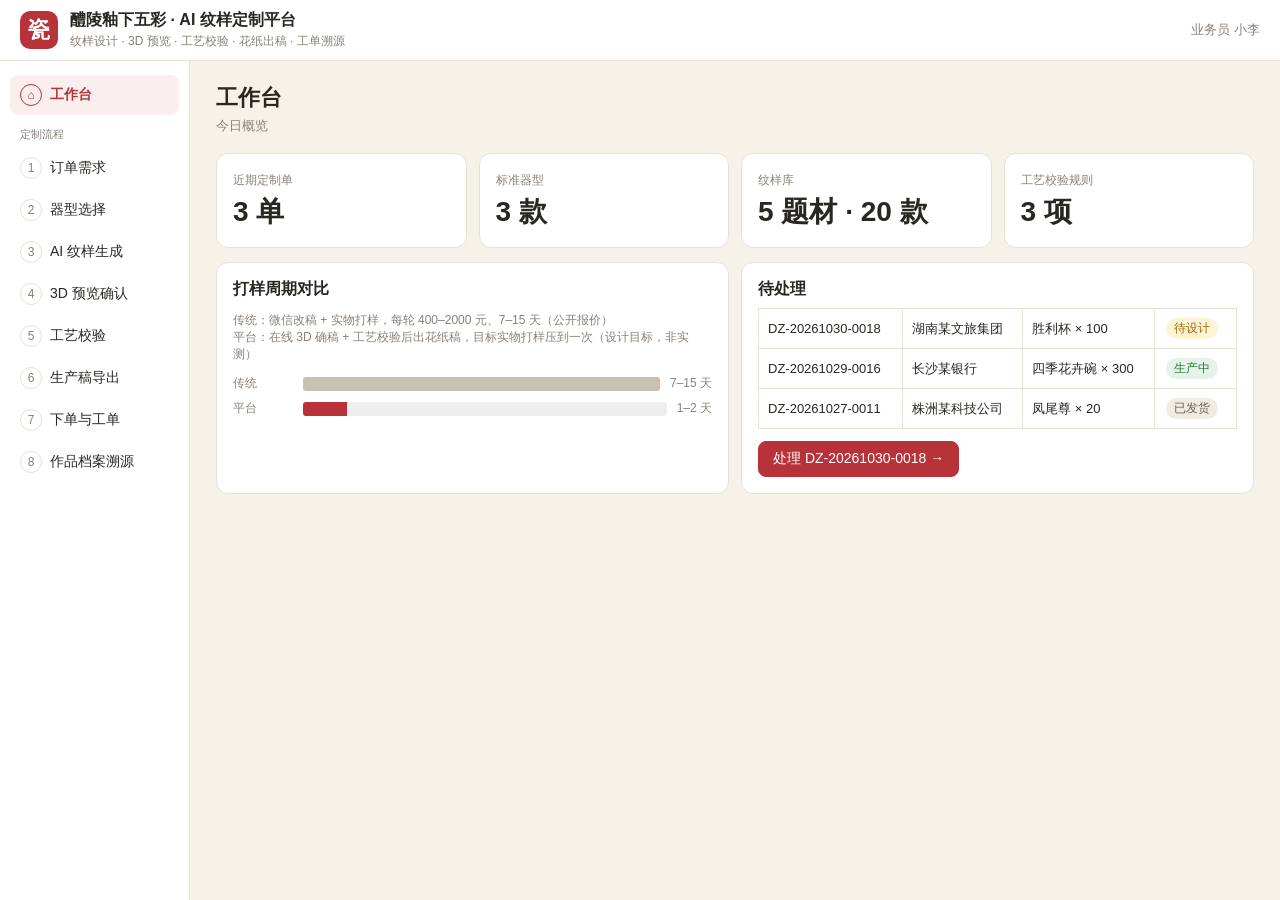
<file: app.html>
<!doctype html><html lang="zh"><head><meta charset="utf-8"><meta name="viewport" content="width=device-width,initial-scale=1,viewport-fit=cover">
<title>醴陵釉下五彩 AI 纹样定制平台</title>
<script type="importmap">{"imports":{"three":"./node_modules/three/build/three.module.js","three/addons/":"./node_modules/three/examples/jsm/"}}</script>
<link rel="stylesheet" href="app.css">
</head><body>
<header><div class="logo">瓷</div><div><b>醴陵釉下五彩 · AI 纹样定制平台</b><small>纹样设计 · 3D 预览 · 工艺校验 · 花纸出稿 · 工单溯源</small></div>
<div class="user">醴陵某瓷厂 · 业务员 小李</div></header>
<div id="wrap"><nav id="nav"></nav><main id="main"></main><aside id="stage"><div id="v3d"></div><div id="vbar"></div></aside></div>
<script type="module" src="app.js"></script>
</body></html>
</file>
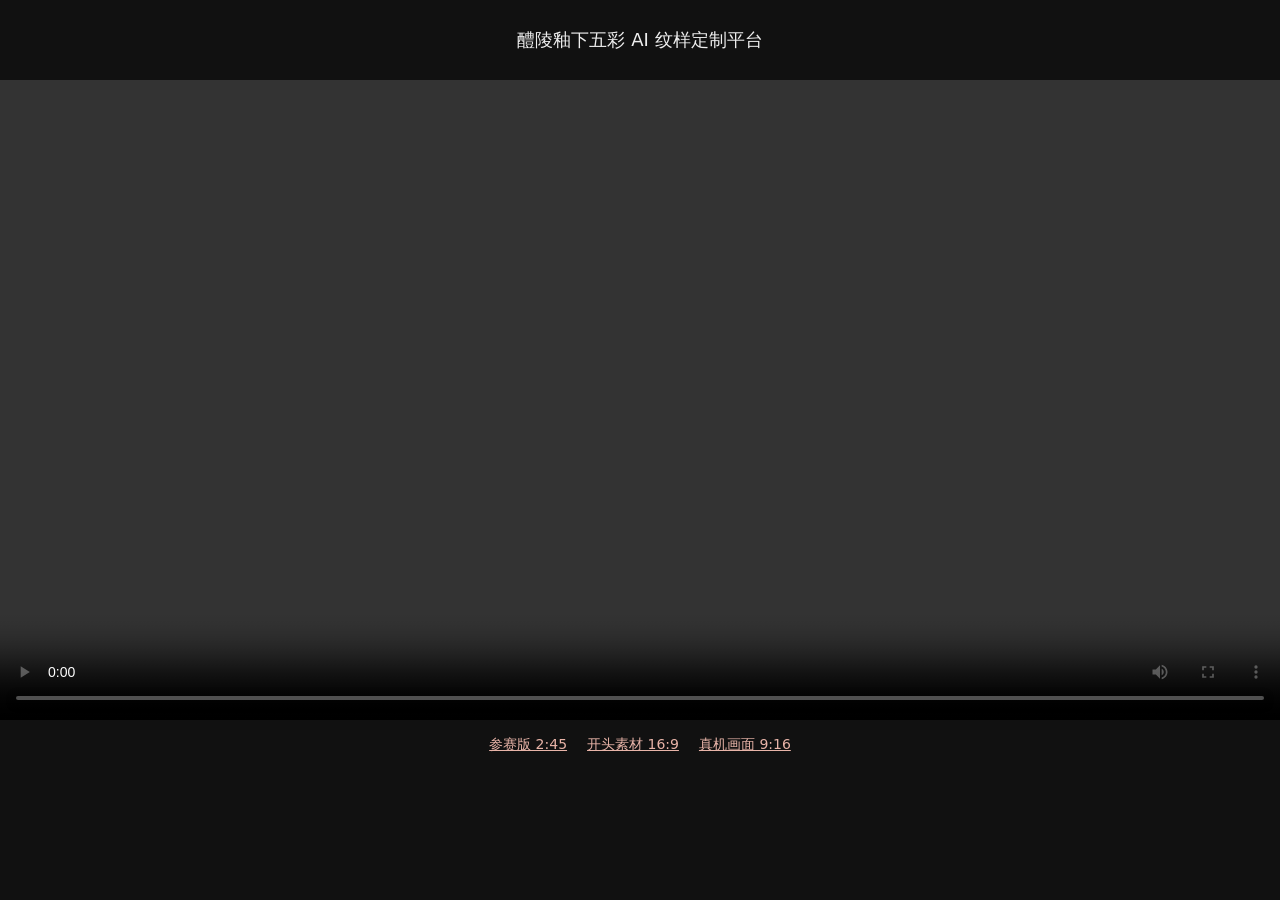
<file: video.html>
<!doctype html><html lang="zh"><head><meta charset="utf-8"><meta name="viewport" content="width=device-width,initial-scale=1"><title>醴陵釉下五彩 AI 纹样定制 · 视频</title>
<style>body{margin:0;background:#111;color:#eee;font-family:system-ui,sans-serif;text-align:center}video{width:100%;max-width:1280px;max-height:80vh;background:#000;display:block;margin:0 auto}h1{font-size:18px;font-weight:500;padding:16px}nav a{color:#e8b4a8;margin:0 10px;font-size:14px}</style></head><body>
<h1>醴陵釉下五彩 AI 纹样定制平台</h1>
<video id="v" controls playsinline preload="metadata" src="media/liling_v4.mp4"></video>
<nav style="padding:14px"><a href="#" data-s="media/liling_v4.mp4">参赛版 2:45</a><a href="#" data-s="media/00_hook_16x9.mp4">开头素材 16:9</a><a href="#" data-s="media/00_hook_9x16.mp4">真机画面 9:16</a></nav>
<script>document.querySelectorAll('nav a').forEach(a=>a.onclick=e=>{e.preventDefault();const v=document.getElementById('v');v.src=a.dataset.s;v.play()})</script>
</body></html>
</file>
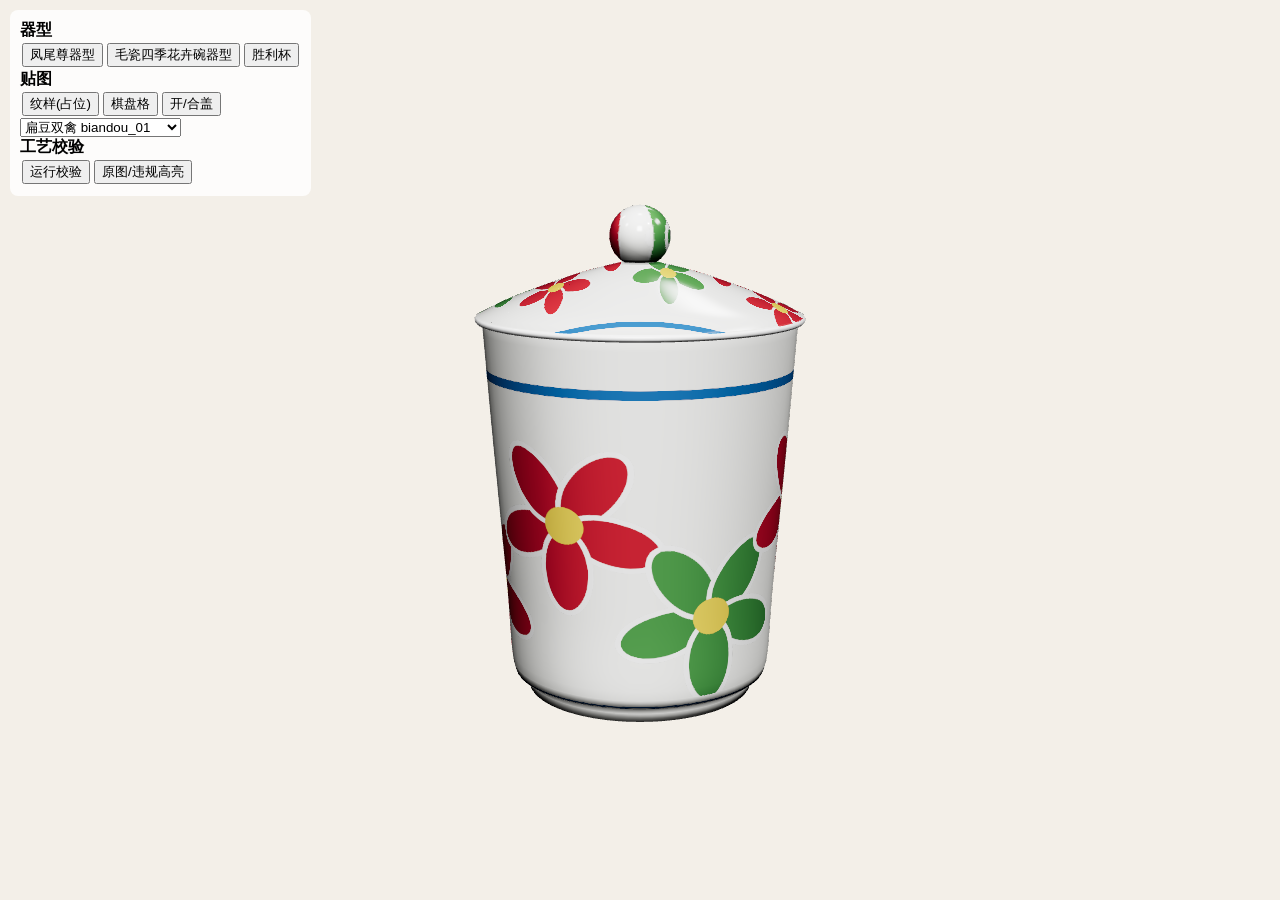
<file: viewer.html>
<!doctype html><html lang="zh"><head><meta charset="utf-8"><meta name="viewport" content="width=device-width,initial-scale=1">
<title>醴陵釉下五彩 · 3D 预览</title>
<style>body{margin:0;font-family:sans-serif;background:#f3efe8}#ui{position:fixed;top:10px;left:10px;background:#fffc;padding:10px;border-radius:8px;z-index:2}button{margin:2px}canvas{display:block}</style>
<script type="importmap">{"imports":{"three":"./node_modules/three/build/three.module.js","three/addons/":"./node_modules/three/examples/jsm/"}}</script>
</head><body>
<div id="ui"><b>器型</b><br>
<button data-m="vase_fengweizun_46_v3">凤尾尊器型</button><button data-m="bowl_maoci_12p5_v3">毛瓷四季花卉碗器型</button><button data-m="cup_shengli_13p8_v3">胜利杯</button><br>
<b>贴图</b><br><button id="pat">纹样(占位)</button><button id="chk">棋盘格</button><button id="lid">开/合盖</button><br><select id="lib"></select><br><b>工艺校验</b><br><button id="qc">运行校验</button><button id="hl">原图/违规高亮</button><div id="qcr" style="max-width:300px;font-size:13px"></div></div>
<script type="module">
import * as THREE from 'three';
import {OrbitControls} from 'three/addons/controls/OrbitControls.js';
import {GLTFLoader} from 'three/addons/loaders/GLTFLoader.js';
import {RoomEnvironment} from 'three/addons/environments/RoomEnvironment.js';
import {MeshoptDecoder} from 'three/addons/libs/meshopt_decoder.module.js';
import {Baker,addPatternCoords} from './bake.js';
const R=new THREE.WebGLRenderer({antialias:true,preserveDrawingBuffer:true});R.setPixelRatio(devicePixelRatio);R.setSize(innerWidth,innerHeight);
R.toneMapping=THREE.ACESFilmicToneMapping;R.outputColorSpace=THREE.SRGBColorSpace;document.body.appendChild(R.domElement);
const S=new THREE.Scene();S.background=new THREE.Color(0xf3efe8);
S.environment=new THREE.PMREMGenerator(R).fromScene(new RoomEnvironment(),0.04).texture;
const cam=new THREE.PerspectiveCamera(35,innerWidth/innerHeight,0.001,50);const ctl=new OrbitControls(cam,R.domElement);ctl.enableDamping=true;
const dl=new THREE.DirectionalLight(0xffffff,1.2);dl.position.set(2,3,2);S.add(dl);
const SZ=2048;const PAL=['#B8323A','#2F6FA8','#4E8C4A','#E8C84A','#2A2A2A','#7A5A9A'];
// 占位矩形纹样（之后换成纹样库图片）
function placeholder(){const c=document.createElement('canvas');c.width=2048;c.height=1024;const g=c.getContext('2d');
 const fl=(x,y,s,col)=>{g.save();g.translate(x,y);for(let i=0;i<5;i++){g.rotate(Math.PI*2/5);g.beginPath();g.ellipse(0,s*.55,s*.28,s*.5,0,0,7);g.fillStyle=col;g.fill();g.lineWidth=s*.06;g.strokeStyle='#fff';g.stroke()}g.beginPath();g.arc(0,0,s*.22,0,7);g.fillStyle='#E8C84A';g.fill();g.restore()};
 g.fillStyle=PAL[1];g.fillRect(0,40,2048,24);g.fillRect(0,960,2048,24);for(let i=0;i<6;i++)fl(2048*(i+.5)/6,512+(i%2?120:-120),220,PAL[i%3?0:2]);
 const t=new THREE.CanvasTexture(c);t.colorSpace=THREE.SRGBColorSpace;t.wrapS=THREE.RepeatWrapping;return t}
function checker(){const c=document.createElement('canvas');c.width=c.height=1024;const g=c.getContext('2d');for(let i=0;i<32;i++)for(let j=0;j<32;j++){g.fillStyle=(i+j)%2?'#333':'#ddd';g.fillRect(i*32,j*32,32,32)}
 g.fillStyle='#B8323A';g.font='bold 200px sans-serif';g.fillText('醴',400,560);const t=new THREE.CanvasTexture(c);t.colorSpace=THREE.SRGBColorSpace;return t}
const baker=new Baker(R,SZ);let PATS={pat:placeholder(),chk:checker()};
const loader=new GLTFLoader().setMeshoptDecoder(MeshoptDecoder);let cur,curId,lidNode,lidOpen=false,mode='pat',meshes=[];
const BAND={cup_shengli_13p8_v3:[0.08,0.92],bowl_maoci_12p5_v3:[0.1,0.9],vase_fengweizun_46_v3:[0.22,0.55]};
// 主带宽高比 -> 从2:1纹样图中间裁一条（胜利杯≈2.87:1，瓶≈7.3:1）
const ASPECT={cup_shengli_13p8_v3:2.87,vase_fengweizun_46_v3:7.3,bowl_maoci_12p5_v3:6};
function cropFor(id){const h=2/ASPECT[id];return [0.5-h/2,0.5+h/2]}
let hlTex=null,hlOn=false,curUrl=null;
async function setPattern(url){curUrl=url;hlOn=false;hlTex=null;qcr.innerHTML='';PATS.lib=await new THREE.TextureLoader().loadAsync(url);PATS.lib.colorSpace=THREE.SRGBColorSpace;PATS.lib.wrapS=THREE.RepeatWrapping;PATS.lib.anisotropy=8;mode='lib';rebake()}
window.setPattern=setPattern;
function rebake(){const t=baker.bake(meshes,{pattern:hlOn&&hlTex?hlTex:PATS[mode],band:mode==='chk'?[0,1]:BAND[curId],tiles:mode==='chk'?4:1,crop:mode==='lib'&&!hlOn?cropFor(curId):[0,1]});
 for(const m of meshes)m.material.map=/base|floor|under/.test(m.userData.slot)?null:t,m.material.needsUpdate=true}
function mat(name){const rough=/base/.test(name);return new THREE.MeshPhysicalMaterial({color:0xffffff,roughness:rough?0.6:0.12,ior:1.52,clearcoat:rough?0:0.3,clearcoatRoughness:0.05,side:THREE.DoubleSide})}
async function load(id){curId=id;const gl=await loader.loadAsync('models/'+id+'_meshopt.glb');if(cur)S.remove(cur);cur=gl.scene;lidNode=null;meshes=[];
 cur.traverse(o=>{if(o.isMesh){o.userData.slot=o.material.name||'';o.material=mat(o.userData.slot);meshes.push(o)}if(/_lid$/.test(o.name))lidNode=o});
 const outer=meshes.filter(m=>/outer/.test(m.userData.slot));outer.forEach(addPatternCoords);meshes.filter(m=>!/outer/.test(m.userData.slot)).forEach(addPatternCoords);
 S.add(cur);rebake();
 const b=new THREE.Box3().setFromObject(cur),c=b.getCenter(new THREE.Vector3()),sz=b.getSize(new THREE.Vector3()).length();
 ctl.target.copy(c);cam.position.copy(c).add(new THREE.Vector3(0,sz*.45,sz*2.1));ctl.update();lidOpen=false;window.__ready=id;if(mode==='lib'&&PATS.lib)rebake()}
window.__atlas=()=>{const px=new Uint8Array(SZ*SZ*4);R.readRenderTargetPixels(baker.rt,0,0,SZ,SZ,px);return Array.from(px)};
document.querySelectorAll('[data-m]').forEach(b=>b.onclick=()=>load(b.dataset.m));
pat.onclick=()=>{mode='pat';rebake()};chk.onclick=()=>{mode='chk';rebake()};
lid.onclick=()=>{if(!lidNode)return;lidOpen=!lidOpen;lidNode.position.y+=lidOpen?0.05:-0.05};
fetch('patterns/index.json').then(r=>r.json()).then(d=>{for(const it of d.items){const o=document.createElement('option');o.value=it.id;o.textContent=it.theme+' '+it.id;lib.appendChild(o)}});
import('./check.js').then(async C=>{const pal=await C.loadPalette('patterns/palette.json');
 window.runQC=async()=>{if(!curUrl)return;const img=new Image();img.src=curUrl;await img.decode();const r=C.check(img,pal,cropFor(curId));
  qcr.innerHTML=`<p style="font-weight:bold;color:${r.pass?'#2a7a3a':'#c0202a'}">${r.pass?'✔ 校验通过，可进入分色导出':'✘ 校验未通过，已在器身高亮违规区域'}</p>`+r.items.map(i=>`<div>${i.pass?'✔':'✘'} <b>${i.rule}</b>：${i.detail}</div>`).join('');
  hlTex=new THREE.CanvasTexture(r.highlight);hlTex.colorSpace=THREE.SRGBColorSpace;hlTex.wrapS=THREE.RepeatWrapping;hlOn=!r.pass;rebake();window.__qc=r;return r};
 qc.onclick=()=>runQC();hl.onclick=()=>{if(hlTex){hlOn=!hlOn;rebake()}};window.__qcReady=1;});
lib.onchange=()=>setPattern('patterns/final/'+lib.value+'.png');
const q=new URLSearchParams(location.search);if(q.get('mode'))mode=q.get('mode');await load(q.get('m')||'cup_shengli_13p8_v3');if(q.get('p'))await setPattern('patterns/final/'+q.get('p')+'.png');window.__done=1;
addEventListener('resize',()=>{cam.aspect=innerWidth/innerHeight;cam.updateProjectionMatrix();R.setSize(innerWidth,innerHeight)});
(function a(){requestAnimationFrame(a);ctl.update();R.render(S,cam)})();
</script></body></html>
</file>
<file: app.css>
:root{--red:#B8323A;--blue:#2F6FA8;--ink:#2a2723;--mut:#8a8178;--bg:#f6f2ea;--card:#fff;--line:#e8e1d6;--ok:#2a7a3a}
*{box-sizing:border-box}body{margin:0;font-family:"PingFang SC","Noto Sans CJK SC","Microsoft YaHei",sans-serif;color:var(--ink);background:var(--bg);height:100vh;display:flex;flex-direction:column}
header{display:flex;align-items:center;gap:12px;padding:10px 20px;background:#fff;border-bottom:1px solid var(--line)}
header small{display:block;color:var(--mut);font-size:12px;margin-top:2px}.logo{width:38px;height:38px;border-radius:10px;background:var(--red);color:#fff;font:bold 22px serif;display:grid;place-items:center}
.user{margin-left:auto;font-size:13px;color:var(--mut)}
#wrap{flex:1;display:flex;min-height:0}
nav{width:190px;background:#fff;border-right:1px solid var(--line);padding:14px 10px;overflow:auto}
nav a{display:flex;align-items:center;gap:8px;padding:9px 10px;border-radius:8px;color:var(--ink);text-decoration:none;font-size:14px;margin-bottom:2px}
nav a i{font-style:normal;width:22px;height:22px;border-radius:50%;border:1.5px solid var(--line);display:grid;place-items:center;font-size:12px;color:var(--mut)}
nav a.on{background:#fbeeee;color:var(--red);font-weight:600}nav a.on i{border-color:var(--red);color:var(--red)}nav a.done i{background:var(--ok);border-color:var(--ok);color:#fff}
nav .sep{font-size:11px;color:var(--mut);margin:12px 10px 6px}
main{flex:1;overflow:auto;padding:22px 26px}
aside{width:46%;min-width:380px;border-left:1px solid var(--line);display:none;flex-direction:column;background:var(--bg)}aside.on{display:flex}
#v3d{flex:1;min-height:0;position:relative}#vbar{display:flex;gap:8px;padding:10px;justify-content:center;flex-wrap:wrap}
h2{margin:0 0 4px;font-size:22px}.sub{color:var(--mut);font-size:13px;margin-bottom:18px}
.card{background:var(--card);border:1px solid var(--line);border-radius:12px;padding:16px;margin-bottom:14px}
.grid{display:grid;gap:12px}.g2{grid-template-columns:1fr 1fr}.g3{grid-template-columns:repeat(3,1fr)}.g4{grid-template-columns:repeat(4,1fr)}
.btn{border:1px solid var(--line);background:#fff;border-radius:8px;padding:8px 14px;font-size:14px;cursor:pointer;color:var(--ink)}
.btn.p{background:var(--red);border-color:var(--red);color:#fff}.btn.s{font-size:12px;padding:5px 10px}.btn:disabled{opacity:.5;cursor:default}
.row{display:flex;gap:10px;align-items:center;flex-wrap:wrap}.right{margin-left:auto}
.kpi b{font-size:28px;display:block;margin-top:4px}.kpi span{font-size:12px;color:var(--mut)}
.tag{display:inline-block;font-size:12px;padding:2px 8px;border-radius:20px;background:#f1ebe2;color:#6b6157;margin:2px}.tag.ok{background:#e5f2e7;color:var(--ok)}.tag.bad{background:#fbe3e3;color:#c0202a}.tag.warn{background:#fff3d6;color:#9a6a00}
.vessel{cursor:pointer;text-align:center}.vessel.on{outline:2px solid var(--red)}.vessel img{width:100%;aspect-ratio:1;object-fit:cover;border-radius:8px;background:var(--bg)}
.pat{cursor:pointer;border-radius:8px;overflow:hidden;border:2px solid transparent;background:#fff}.pat.on{border-color:var(--red)}.pat img{width:100%;display:block}.pat div{font-size:12px;padding:4px 6px;color:var(--mut)}
textarea,input,select{font:inherit;border:1px solid var(--line);border-radius:8px;padding:8px 10px;width:100%;background:#fff}
table{border-collapse:collapse;width:100%;font-size:13px}td,th{border:1px solid var(--line);padding:7px 9px;text-align:left}th{background:#faf7f2;width:120px;font-weight:600}
.chk{display:flex;gap:10px;padding:10px 0;border-bottom:1px dashed var(--line)}.chk:last-child{border:0}.chk .ic{font-size:20px}
.layer{text-align:center;font-size:12px}.layer canvas,.layer img{width:100%;border:1px solid var(--line);border-radius:6px;background:#fff}.sw{display:inline-block;width:12px;height:12px;border-radius:3px;vertical-align:-1px;margin-right:4px}
.note{font-size:12px;color:var(--mut)}.prog{height:6px;background:#eee;border-radius:3px;overflow:hidden}.prog i{display:block;height:100%;background:var(--red);width:0;transition:width .3s}
.phone{width:360px;margin:0 auto;background:#fff;border-radius:28px;border:8px solid #222;overflow:hidden;box-shadow:0 10px 30px #0002}
.phone .hero img{width:100%;display:block;background:var(--bg)}.phone .body{padding:16px}.tl{border-left:2px solid var(--line);margin-left:6px;padding-left:14px}.tl div{position:relative;margin-bottom:10px;font-size:14px}.tl div:before{content:"";position:absolute;left:-20px;top:4px;width:10px;height:10px;border-radius:50%;background:var(--red)}
.wo{background:#fff;border:1px solid var(--line);padding:24px;border-radius:4px}.wo h3{text-align:center;margin:0 0 4px;letter-spacing:4px}
@media print{header,nav,aside,.noprint{display:none!important}main{padding:0}}

@media (max-width:820px),(max-height:500px){
body{height:auto;min-height:100vh}
header{padding:8px 12px;gap:8px;position:sticky;top:0;z-index:5}header>div:nth-child(2){min-width:0;flex:1}header b{font-size:15px;display:block;white-space:nowrap;overflow:hidden;text-overflow:ellipsis}header small{display:none}.logo{width:32px;height:32px;font-size:18px}
.user{font-size:11px;white-space:nowrap}
#wrap{flex-direction:column}
nav{width:auto;border-right:0;border-bottom:1px solid var(--line);padding:6px 8px;display:flex;gap:4px;overflow-x:auto;white-space:nowrap;position:sticky;top:48px;z-index:4;-webkit-overflow-scrolling:touch;scrollbar-width:none}
nav::-webkit-scrollbar{display:none}nav .sep{display:none}nav a{flex:none;padding:6px 10px;margin:0;font-size:13px}
aside{width:auto;min-width:0;border-left:0;border-bottom:1px solid var(--line);order:-1}aside.on{display:flex}
#wrap>nav{order:-2}#v3d{height:52vh;min-height:300px;flex:none;touch-action:none}
main{padding:14px 12px 28px;overflow:visible}
h2{font-size:19px}.card{padding:12px}
.g2{grid-template-columns:1fr}.g3,.g4{grid-template-columns:1fr 1fr}
.kpi b{font-size:22px}
.btn{padding:10px 14px}
table{font-size:12px}th{width:84px}td,th{padding:6px}
.wo{padding:14px}.phone{width:100%;max-width:400px;border-width:6px}
}

.mhero{display:none}
@media (max-width:820px),(max-height:500px){
.mhero{display:block;margin:-14px -12px 16px;padding:18px 16px 20px;background:linear-gradient(180deg,#fff,#f6f2ea);text-align:center;border-bottom:1px solid var(--line)}
.mhero img{width:72%;max-width:300px;aspect-ratio:1;object-fit:contain;display:block;margin:0 auto 8px}
.mh-t{font-size:20px;font-weight:700;color:var(--ink)}.mh-s{font-size:14px;color:var(--mut);margin:6px 8px 14px;line-height:1.6}.mh-b{font-size:16px;padding:12px 32px;border-radius:24px}
body,.note,table,.tag,.sub{font-size:14px}.note{line-height:1.6}
.card table tr{display:grid;grid-template-columns:1fr 1fr;border-bottom:1px solid var(--line)}.card table td{border:0}
.card table:has(th) tr{display:table-row}
.phone{border:0;border-radius:14px;box-shadow:none;max-width:none}
}
@media (max-width:820px),(max-height:500px){
.kpi span,.pat div,.btn.s,.user,nav a,.tag,.layer,table,td,th,.sub{font-size:14px}
.btn,.btn.s{min-height:44px}.tag[data-t],.chips .tag,label .tag{min-height:44px;display:inline-flex;align-items:center;padding:0 14px}
input[type=checkbox],input[type=radio]{width:22px;height:22px}
#vbar .btn{min-height:44px;padding:0 16px}
}
body.consumer nav,body.consumer .user,body.consumer #stage,body.consumer main>h2,body.consumer main>.sub{display:none!important}
body.consumer main{padding:12px}body.consumer .phone{margin:0 auto}
</file>
